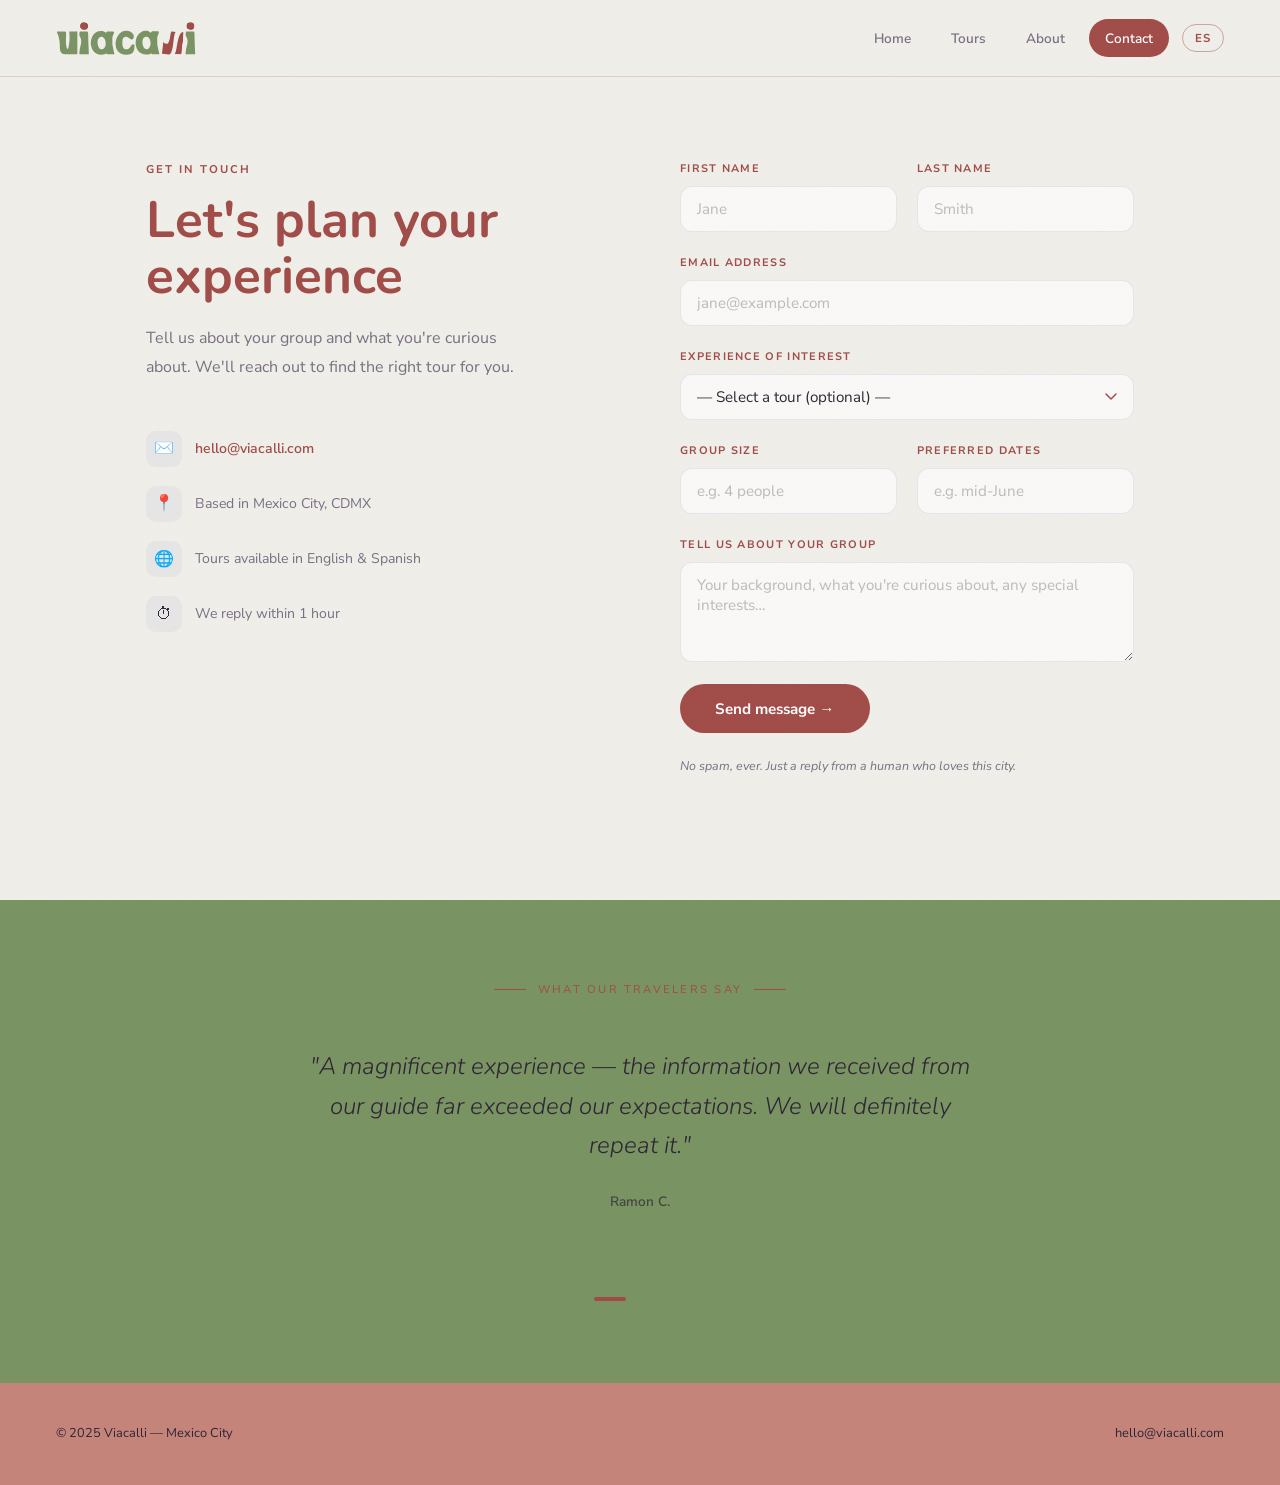
<file: contact.html>
<!DOCTYPE html>
<html lang="en">
<head>
<meta charset="UTF-8">
<meta name="viewport" content="width=device-width, initial-scale=1.0">
<title>Viacalli — Cultural Experiences</title>
<link rel="stylesheet" href="style.css">
<style>
.contact-page {
  padding-top: 7rem;
  min-height: 100vh;
  display: grid;
  grid-template-columns: 1fr 1fr;
  max-width: 1100px;
  margin: 0 auto;
  gap: 5rem;
  padding-left: 3.5rem;
  padding-right: 3.5rem;
  padding-bottom: 6rem;
  align-items: start;
}
.contact-left { padding-top: 3rem; position: sticky; top: 7rem; }
.contact-left h1 { font-family: var(--serif); font-size: clamp(2.2rem, 4vw, 3.5rem); font-weight: 700; color: var(--ink); line-height: 1.1; margin-bottom: 1.2rem; }
.contact-left h1 span { color: var(--lav-dark); }
.contact-left > p { font-size: 1rem; color: var(--muted); line-height: 1.85; max-width: 38ch; margin-bottom: 3rem; }
.contact-info { display: flex; flex-direction: column; gap: 1.2rem; }
.contact-info-item { display: flex; align-items: center; gap: 0.8rem; }
.contact-info-icon { width: 36px; height: 36px; background: rgba(175,164,206,0.12); border-radius: 10px; display: flex; align-items: center; justify-content: center; font-size: 1rem; flex-shrink: 0; }
.contact-info-text { font-size: 0.88rem; color: var(--muted); }
.contact-info-text a { color: var(--lav-dark); text-decoration: none; font-weight: 600; }
.contact-info-text a:hover { text-decoration: underline; }
.contact-right { padding-top: 3rem; }
.selected-tour-banner { background: rgba(175,164,206,0.1); border: 1px solid rgba(175,164,206,0.3); border-radius: 14px; padding: 1rem 1.3rem; margin-bottom: 2rem; display: flex; align-items: center; justify-content: space-between; gap: 1rem; }
.selected-tour-banner.hidden { display: none; }
.banner-text { font-size: 0.85rem; color: var(--ink); }
.banner-text strong { color: var(--lav-dark); }
.banner-clear { font-size: 0.75rem; color: var(--muted); background: none; border: none; cursor: pointer; text-decoration: underline; padding: 0; white-space: nowrap; }
.banner-clear:hover { color: var(--ink); }
.contact-form { display: flex; flex-direction: column; gap: 1.4rem; }
.form-row { display: grid; grid-template-columns: 1fr 1fr; gap: 1.2rem; }
.field { display: flex; flex-direction: column; gap: 0.45rem; }
.field label { font-size: 0.68rem; font-weight: 700; letter-spacing: 0.12em; text-transform: uppercase; color: var(--lav-dark); }
.field input, .field textarea, .field select { background: var(--white); border: 1.5px solid rgba(175,164,206,0.25); border-radius: 12px; padding: 0.75rem 1rem; font-family: var(--sans); font-size: 0.95rem; color: var(--ink); outline: none; transition: border-color 0.2s, box-shadow 0.2s; appearance: none; -webkit-appearance: none; width: 100%; }
.field input::placeholder, .field textarea::placeholder { color: #bbb; }
.field input:focus, .field textarea:focus, .field select:focus { border-color: var(--lav-dark); box-shadow: 0 0 0 3px rgba(175,164,206,0.15); }
.field select { background-image: url("data:image/svg+xml,%3Csvg xmlns='http://www.w3.org/2000/svg' width='12' height='8' viewBox='0 0 12 8'%3E%3Cpath d='M1 1l5 5 5-5' stroke='%23A14B47' stroke-width='1.5' fill='none' stroke-linecap='round'/%3E%3C/svg%3E"); background-repeat: no-repeat; background-position: right 1rem center; padding-right: 2.5rem; }
.field select option { color: var(--ink); }
.field textarea { resize: vertical; min-height: 100px; }
.form-submit-btn { background: var(--lav-dark); color: #fff; border: none; border-radius: 999px; padding: 0.9rem 2.2rem; font-family: var(--sans); font-size: 0.95rem; font-weight: 700; cursor: pointer; transition: transform 0.15s, box-shadow 0.2s; align-self: flex-start; display: flex; align-items: center; gap: 0.5rem; }
.form-submit-btn:hover { box-shadow: 0 6px 24px rgba(175,164,206,0.4); transform: translateY(-1px); }
.form-submit-btn:disabled { opacity: 0.6; cursor: default; transform: none; box-shadow: none; }
.form-note { font-size: 0.78rem; color: var(--muted); font-style: italic; }
.success-message { display: none; background: rgba(175,164,206,0.1); border: 1px solid rgba(175,164,206,0.3); border-radius: 18px; padding: 2.5rem; text-align: center; }
.success-message.visible { display: block; }
.success-message .success-icon { font-size: 2.5rem; margin-bottom: 1rem; }
.success-message h3 { font-family: var(--serif); font-size: 1.5rem; font-weight: 700; color: var(--ink); margin-bottom: 0.7rem; }
.success-message p { font-size: 0.95rem; color: var(--muted); line-height: 1.7; }

/* ── TESTIMONIOS — colores Viacalli ── */
.testimonials-section {
  background: var(--green);
  padding: 5rem 2rem;
}
.testimonials-section .t-label {
  display: flex;
  align-items: center;
  justify-content: center;
  gap: 0.75rem;
  margin-bottom: 3rem;
}
.testimonials-section .t-label-line {
  width: 2rem;
  height: 1px;
  background: var(--lav-dark);
}
.testimonials-section .t-label-text {
  font-size: 0.7rem;
  letter-spacing: 0.2em;
  text-transform: uppercase;
  color: var(--lav-dark);
  font-family: var(--sans);
}
.testimonial-carousel-wrap {
  position: relative;
  min-height: 200px;
  max-width: 720px;
  margin: 0 auto 3rem;
}
.testimonial-item {
  position: absolute;
  inset: 0;
  text-align: center;
  opacity: 0;
  transform: translateY(1rem);
  transition: opacity 0.7s ease, transform 0.7s ease;
  pointer-events: none;
  padding: 0 1.5rem;
}
.testimonial-item.active {
  opacity: 1;
  transform: translateY(0);
  pointer-events: auto;
}
.testimonial-item blockquote {
  font-family: var(--serif);
  font-size: clamp(1.1rem, 3vw, 1.5rem);
  font-style: italic;
  font-weight: 300;
  color: var(--ink);
  line-height: 1.65;
  margin-bottom: 1.5rem;
}
.testimonial-author {
  font-size: 0.85rem;
  font-weight: 600;
  color: var(--ink);
  font-family: var(--sans);
  display: block;
  opacity: 0.7;
}
.testimonial-dots-wrap {
  display: flex;
  align-items: center;
  justify-content: center;
  gap: 0.75rem;
}
.t-dot {
  width: 0.5rem;
  height: 0.5rem;
  border-radius: 50%;
  background: rgba(122,147,99,0.4);
  border: none;
  cursor: pointer;
  transition: all 0.3s ease;
  padding: 0;
}
.t-dot.active {
  width: 2rem;
  height: 0.25rem;
  border-radius: 2px;
  background: var(--lav-dark);
}

@media (max-width: 768px) {
  .contact-page { grid-template-columns: 1fr; padding: 5rem 1.5rem 4rem; gap: 2.5rem; }
  .contact-left { position: static; }
  .form-row { grid-template-columns: 1fr; }
  .testimonials-section { padding: 3.5rem 1.5rem; }
}
</style>
</head>
<body>

<nav>
  <a href="index.html" class="nav-logo"><img src="logo.svg" alt="Viacalli" style="height:38px; width:auto; display:block;"></a>
  <div class="nav-desktop-links" id="desktopNav">
    <a href="index.html" data-i18n="nav.home">Home</a>
    <a href="tours.html" data-i18n="nav.tours">Tours</a>
    <a href="about.html" data-i18n="nav.about">About</a>
    <a href="contact.html" class="active" data-i18n="nav.contact">Contact</a>
    <button id="langToggleDesktop" class="lang-toggle" aria-label="Cambiar a español">ES</button>
  </div>
  <button class="nav-hamburger" id="navHamburger" aria-label="Menu">
    <span></span><span></span><span></span>
  </button>
</nav>

<dialog id="mobileMenuDialog">
  <button class="dialog-close" id="dialogClose" aria-label="Close menu">✕</button>
  <nav class="dialog-nav">
    <a href="index.html" data-i18n="nav.home">Home</a>
    <a href="tours.html" data-i18n="nav.tours">Tours</a>
    <a href="about.html" data-i18n="nav.about">About</a>
    <a href="contact.html" class="active" data-i18n="nav.contact">Contact</a>
    <button id="langToggle" class="lang-toggle" aria-label="Cambiar a español">ES</button>
  </nav>
</dialog>

<div class="contact-page">
  <div class="contact-left">
    <span class="eyebrow" data-i18n="contact.eyebrow">Get in touch</span>
    <h1><span data-i18n="contact.h1a">Let's plan your</span> <span data-i18n="contact.h1b">experience</span></h1>
    <p data-i18n="contact.sub">Tell us about your group and what you're curious about. We'll reach out to find the right tour for you.</p>
    <div class="contact-info">
      <div class="contact-info-item">
        <div class="contact-info-icon">✉️</div>
        <div class="contact-info-text"><a href="mailto:hello@viacalli.com">hello@viacalli.com</a></div>
      </div>
      <div class="contact-info-item">
        <div class="contact-info-icon">📍</div>
        <div class="contact-info-text" data-i18n="contact.info.based">Based in Mexico City, CDMX</div>
      </div>
      <div class="contact-info-item">
        <div class="contact-info-icon">🌐</div>
        <div class="contact-info-text" data-i18n="contact.info.lang">Tours available in English & Spanish</div>
      </div>
      <div class="contact-info-item">
        <div class="contact-info-icon">⏱</div>
        <div class="contact-info-text" data-i18n="contact.info.reply">We reply within 1 hour</div>
      </div>
    </div>
  </div>

  <div class="contact-right">
    <div class="selected-tour-banner hidden" id="tourBanner">
      <div class="banner-text">Inquiring about: <strong id="bannerTourName"></strong></div>
      <button class="banner-clear" onclick="clearTourSelection()" data-i18n="contact.banner.clear">Clear selection</button>
    </div>
    <div class="success-message" id="successMsg">
      <div class="success-icon">✦</div>
      <h3 data-i18n="contact.success.h3">Message received!</h3>
      <p data-i18n="contact.success.p">Thank you for reaching out. We'll be in touch within 48 hours to discuss your tour.</p>
    </div>
    <form class="contact-form" id="contactForm" action="https://formspree.io/f/hello@viacalli.com" method="POST">
      <div class="form-row">
        <div class="field">
          <label for="firstName" data-i18n="contact.form.fname">First name</label>
          <input type="text" id="firstName" name="firstName" placeholder="Jane" required>
        </div>
        <div class="field">
          <label for="lastName" data-i18n="contact.form.lname">Last name</label>
          <input type="text" id="lastName" name="lastName" placeholder="Smith">
        </div>
      </div>
      <div class="field">
        <label for="email" data-i18n="contact.form.email">Email address</label>
        <input type="email" id="email" name="email" placeholder="jane@example.com" required>
      </div>
      <div class="field">
        <label for="tour" data-i18n="contact.form.tour">Experience of interest</label>
        <select id="tour" name="tour">
          <option value="" data-i18n="contact.form.select">— Select a tour (optional) —</option>
          <option value="Frida Kahlo Museum">Frida Kahlo Museum</option>
          <option value="Palacio de Bellas Artes">Palacio de Bellas Artes</option>
          <option value="National Art Museum">National Art Museum</option>
          <option value="Anthropology Museum">Anthropology Museum</option>
          <option value="Casa Ortega by Luis Barragán">Casa Ortega by Luis Barragán</option>
          <option value="Culinary Tour">Culinary Tour</option>
          <option value="Photoshooting">Photoshooting</option>
          <option value="Custom itinerary">Custom itinerary</option>
        </select>
      </div>
      <div class="form-row">
        <div class="field">
          <label for="groupSize" data-i18n="contact.form.size">Group size</label>
          <input type="text" id="groupSize" name="groupSize" placeholder="e.g. 4 people">
        </div>
        <div class="field">
          <label for="dates" data-i18n="contact.form.dates">Preferred dates</label>
          <input type="text" id="dates" name="dates" placeholder="e.g. mid-June">
        </div>
      </div>
      <div class="field">
        <label for="message" data-i18n="contact.form.msg">Tell us about your group</label>
        <textarea id="message" name="message" placeholder="Your background, what you're curious about, any special interests…"></textarea>
      </div>
      <button type="submit" class="form-submit-btn" id="submitBtn" data-i18n="contact.form.submit">Send message →</button>
      <p class="form-note" data-i18n="contact.form.note">No spam, ever. Just a reply from a human who loves this city.</p>
    </form>
  </div>
</div>

<section class="testimonials-section">
  <div class="t-label">
    <div class="t-label-line"></div>
    <span class="t-label-text">What our travelers say</span>
    <div class="t-label-line"></div>
  </div>
  <div class="testimonial-carousel-wrap">
    <div class="testimonial-item active">
      <blockquote>"A magnificent experience — the information we received from our guide far exceeded our expectations. We will definitely repeat it."</blockquote>
      <span class="testimonial-author">Ramon C.</span>
    </div>
    <div class="testimonial-item">
      <blockquote>"The guide shared all his knowledge about Frida Kahlo's history and context. His respect and admiration for her life and work allowed us to appreciate the experience even more."</blockquote>
      <span class="testimonial-author">Sandra A.</span>
    </div>
    <div class="testimonial-item">
      <blockquote>"My guide shared many historical facts, showed me special corners of the museums, and included a lovely stop at a local café. I highly recommend it."</blockquote>
      <span class="testimonial-author">Vera N.</span>
    </div>
    <div class="testimonial-item">
      <blockquote>"Yann was such a lovely guide — passionate about art history, perfect English, and incredible explanations of the murals. We'll definitely book another tour on our next visit."</blockquote>
      <span class="testimonial-author">Nancy S.</span>
    </div>
  </div>
  <div class="testimonial-dots-wrap">
    <button class="t-dot active" data-t="0"></button>
    <button class="t-dot" data-t="1"></button>
    <button class="t-dot" data-t="2"></button>
    <button class="t-dot" data-t="3"></button>
  </div>
</section>

<footer>
  <p data-i18n="footer.copy">© 2025 Viacalli — Mexico City</p>
  <p><a href="mailto:hello@viacalli.com">hello@viacalli.com</a></p>
</footer>

<script>
const tourMap = {
  'frida': 'Frida Kahlo Museum',
  'bellasartes': 'Palacio de Bellas Artes',
  'munal': 'National Art Museum',
  'antropologia': 'Anthropology Museum',
  'barragan': 'Casa Ortega by Luis Barragán',
  'gastronomico': 'Culinary Tour',
  'photoshoot': 'Photoshooting',
};

function applyTourParam() {
  const params = new URLSearchParams(window.location.search);
  const tour = params.get('tour');
  if (!tour || !tourMap[tour]) return;
  const select = document.getElementById('tour');
  const banner = document.getElementById('tourBanner');
  const bannerName = document.getElementById('bannerTourName');
  const fullName = tourMap[tour];
  for (let i = 0; i < select.options.length; i++) {
    if (select.options[i].value === fullName) { select.selectedIndex = i; break; }
  }
  bannerName.textContent = fullName;
  banner.classList.remove('hidden');
}

function clearTourSelection() {
  document.getElementById('tour').selectedIndex = 0;
  document.getElementById('tourBanner').classList.add('hidden');
  const url = new URL(window.location);
  url.searchParams.delete('tour');
  window.history.replaceState({}, '', url);
}

document.getElementById('contactForm').addEventListener('submit', async function(e) {
  e.preventDefault();
  const btn = document.getElementById('submitBtn');
  btn.disabled = true;
  btn.textContent = 'Sending…';
  try {
    const response = await fetch(this.action, {
      method: 'POST', body: new FormData(this), headers: { 'Accept': 'application/json' }
    });
    if (response.ok) {
      this.style.display = 'none';
      document.getElementById('tourBanner').style.display = 'none';
      document.getElementById('successMsg').classList.add('visible');
    } else {
      btn.disabled = false;
      btn.textContent = 'Try again →';
    }
  } catch (err) {
    btn.disabled = false;
    btn.textContent = 'Try again →';
  }
});

applyTourParam();

(function () {
  var items = document.querySelectorAll('.testimonial-item');
  var dots = document.querySelectorAll('.t-dot');
  var current = 0;
  var timer;
  function goTo(index) {
    items[current].classList.remove('active');
    dots[current].classList.remove('active');
    current = index;
    items[current].classList.add('active');
    dots[current].classList.add('active');
  }
  dots.forEach(function (dot) {
    dot.addEventListener('click', function () {
      clearInterval(timer);
      goTo(parseInt(dot.dataset.t));
      startTimer();
    });
  });
  function startTimer() {
    timer = setInterval(function () { goTo((current + 1) % items.length); }, 5000);
  }
  startTimer();
})();
</script>

<script src="lang.js"></script>
<script>
(function() {
  var hamburger = document.getElementById('navHamburger');
  var dialog    = document.getElementById('mobileMenuDialog');
  var closeBtn  = document.getElementById('dialogClose');
  if (!hamburger || !dialog) return;
  hamburger.addEventListener('click', function() { dialog.showModal(); document.body.style.overflow = 'hidden'; });
  function closeDialog() { dialog.close(); document.body.style.overflow = ''; }
  if (closeBtn) closeBtn.addEventListener('click', closeDialog);
  dialog.querySelectorAll('a').forEach(function(a) { a.addEventListener('click', closeDialog); });
  dialog.addEventListener('click', function(e) { if (e.target === dialog) closeDialog(); });
  document.addEventListener('keydown', function(e) { if (e.key === 'Escape') { document.body.style.overflow = ''; } });
})();
</script>
</body>
</html>
</file>
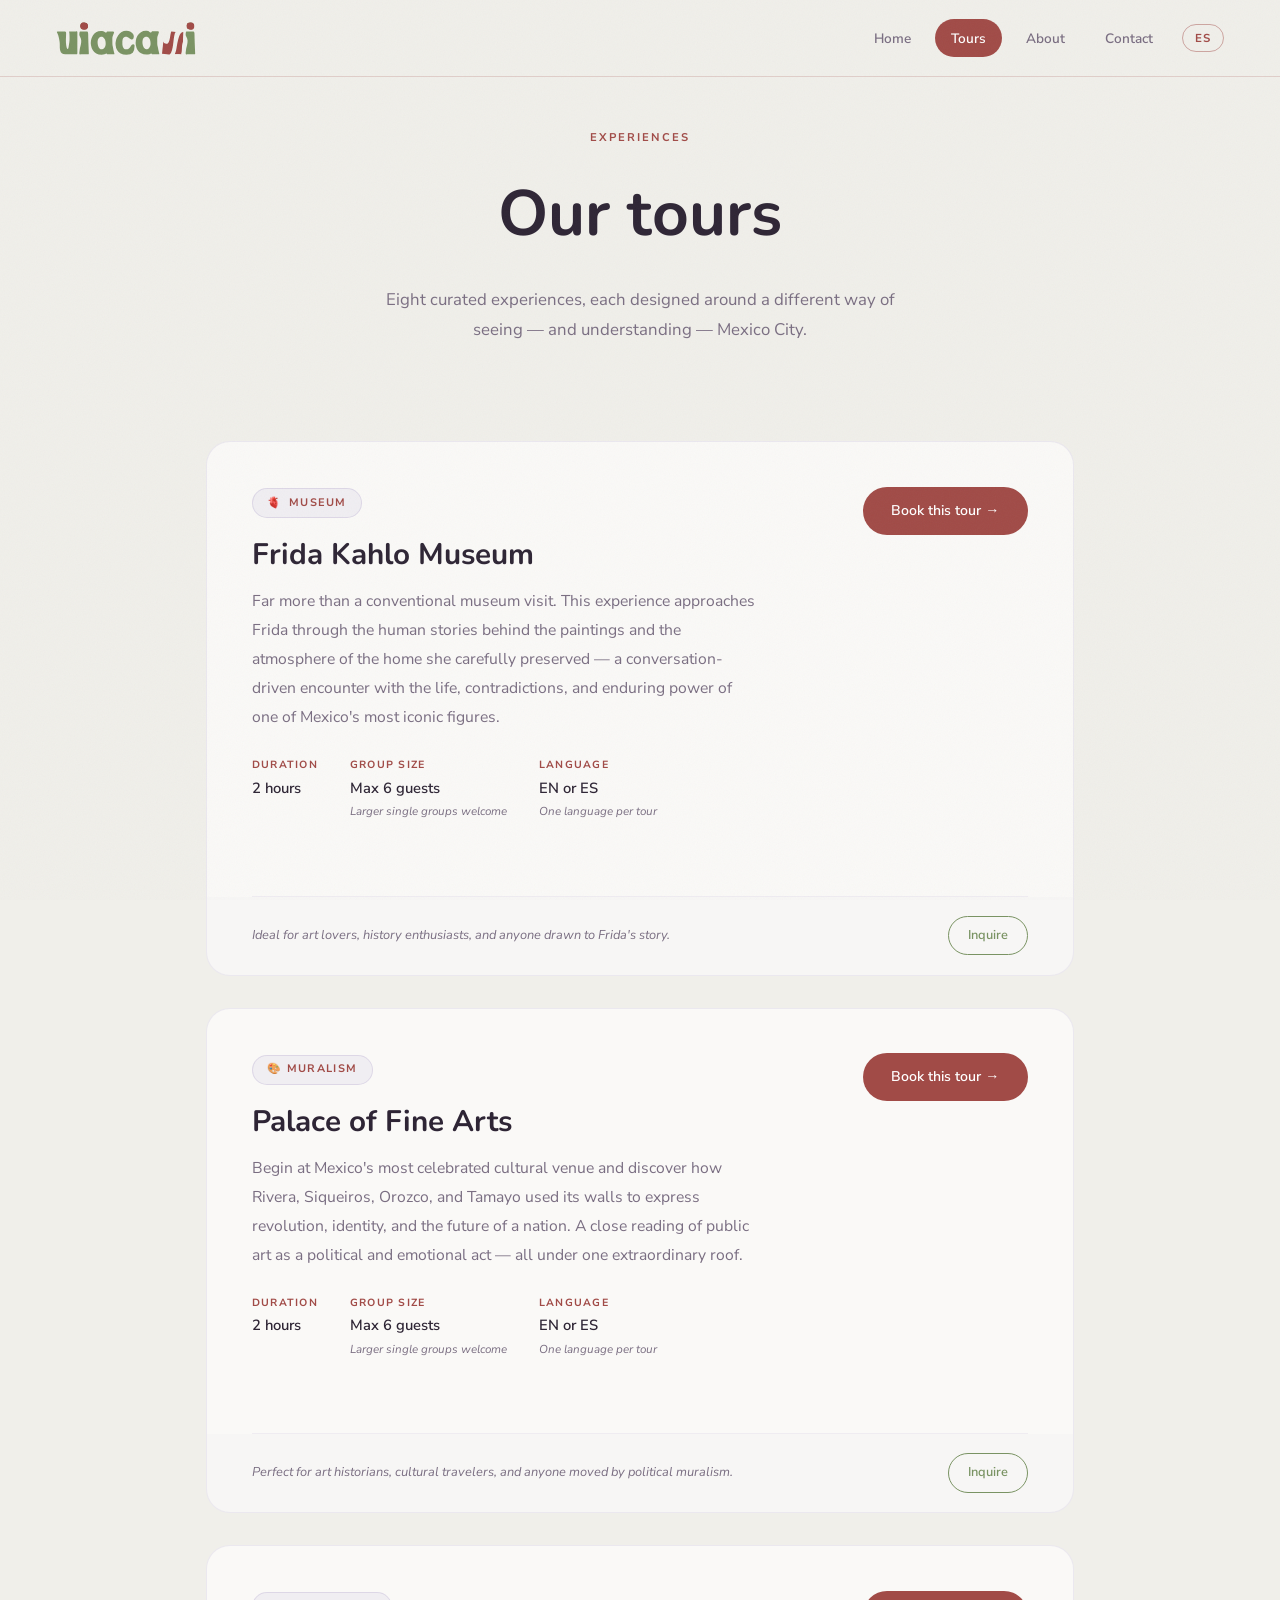
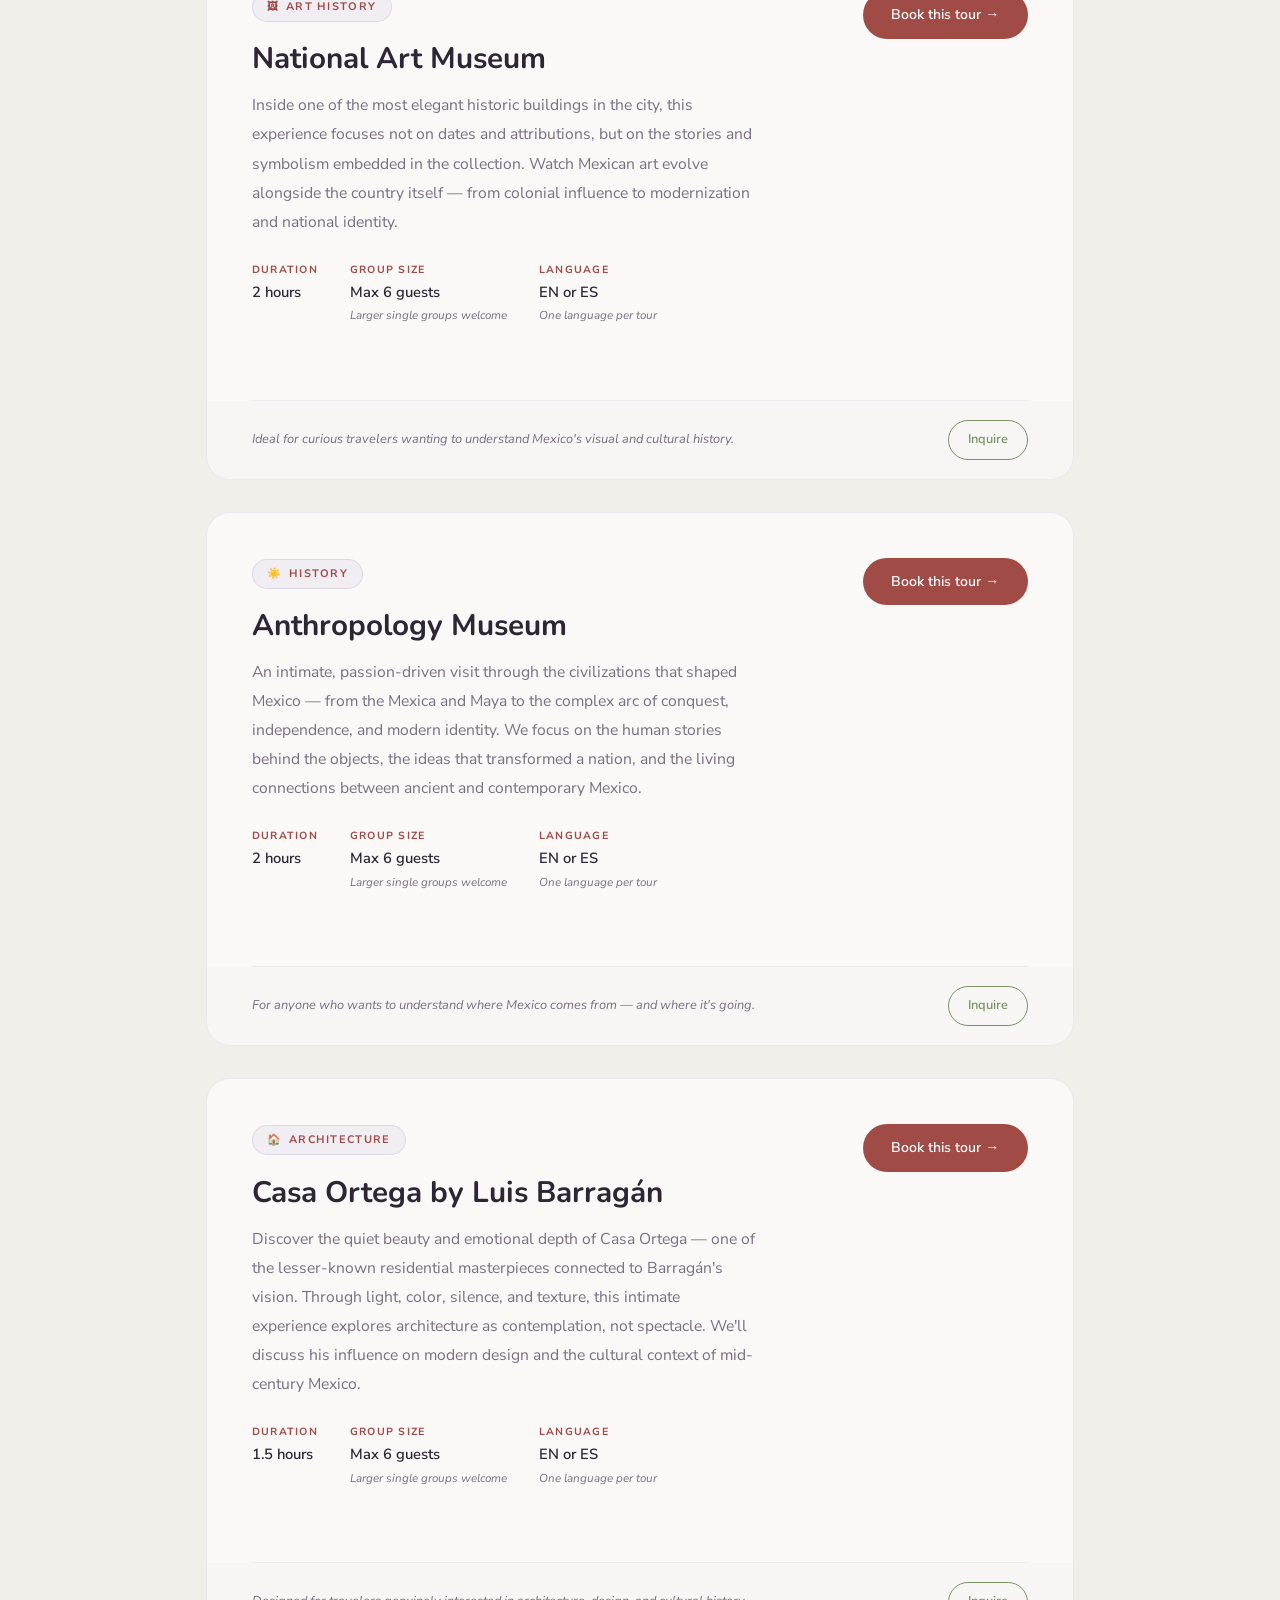
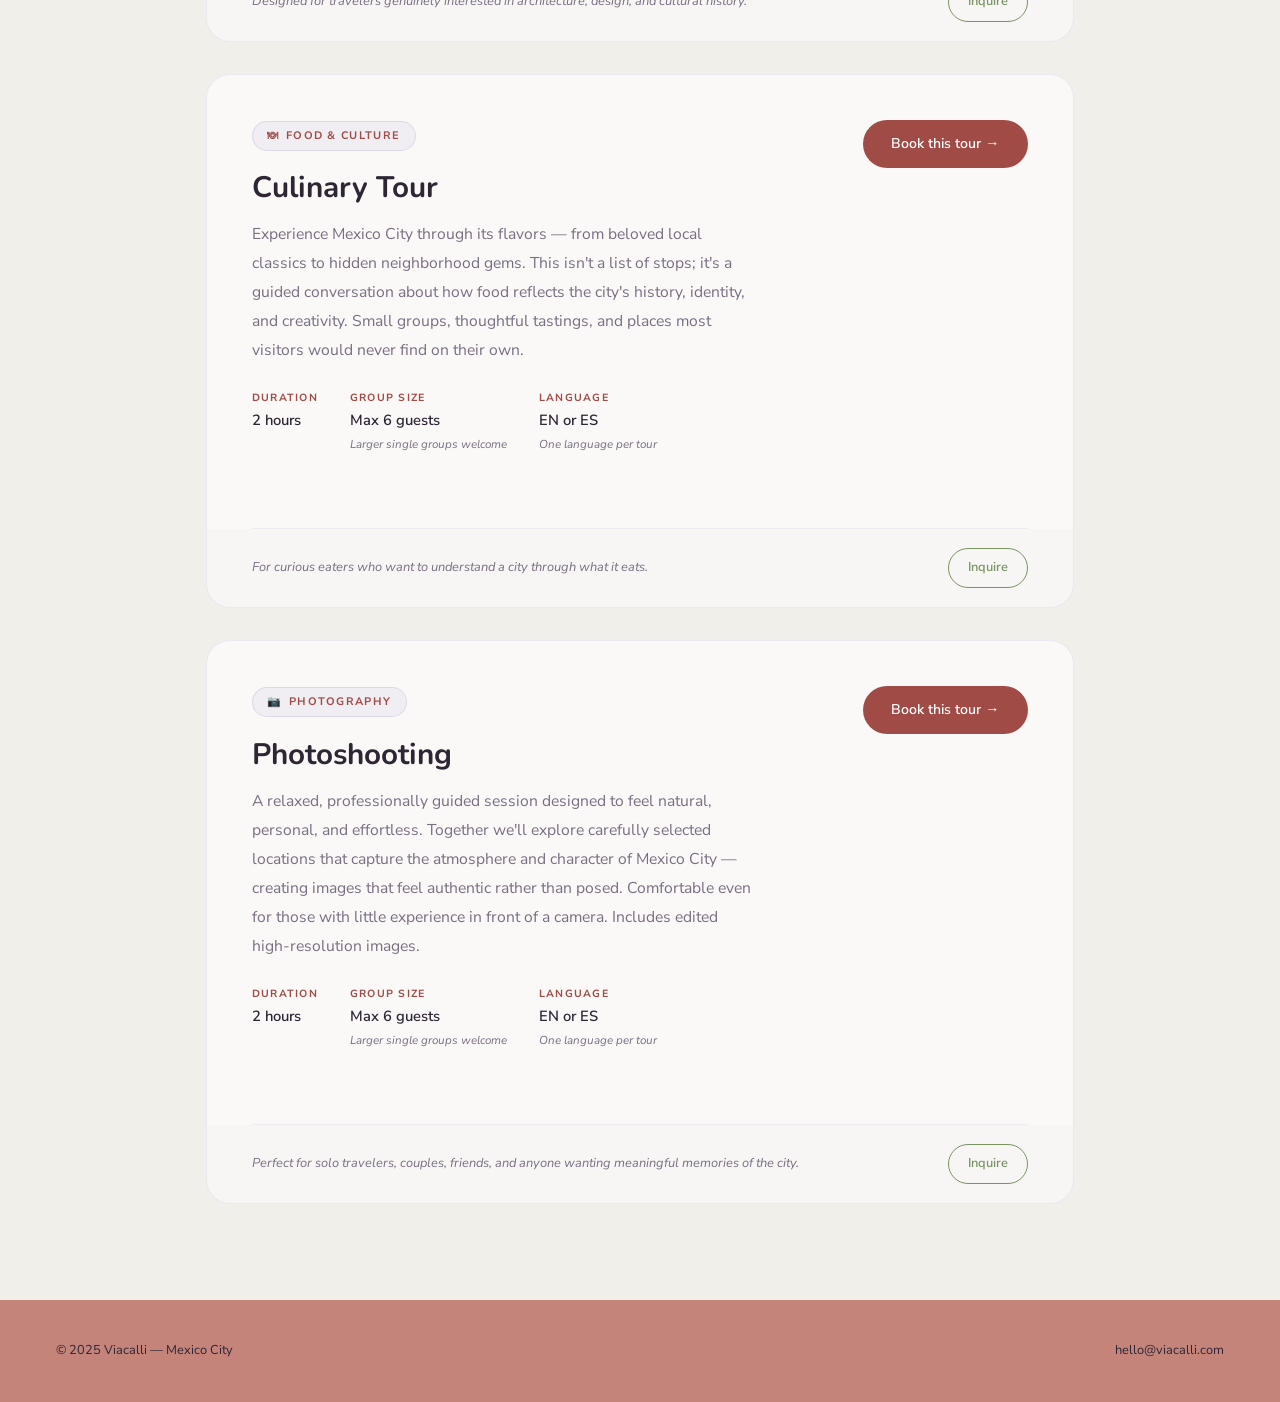
<file: tours.html>
<!DOCTYPE html>
<html lang="en">
<head>
<meta charset="UTF-8">
<meta name="viewport" content="width=device-width, initial-scale=1.0">
<title>Viacalli — Cultural Experiences</title>
<link rel="stylesheet" href="style.css">
<style>
.page-header {
  padding-top: 8rem;
  padding-bottom: 4rem;
  text-align: center;
  padding-left: 2rem;
  padding-right: 2rem;
}

.page-header h1 {
  font-family: var(--serif);
  font-size: clamp(2.5rem, 5vw, 4rem);
  font-weight: 700;
  color: var(--ink);
  margin-bottom: 1rem;
}

.page-header p {
  font-size: 1.05rem;
  color: var(--muted);
  max-width: 52ch;
  margin: 0 auto;
  line-height: 1.8;
}

/* ── TOUR CARDS ── */
.tours-list {
  padding: 2rem 3.5rem 6rem;
  display: flex;
  flex-direction: column;
  gap: 2rem;
  max-width: 980px;
  margin: 0 auto;
}

.tour-card {
  background: var(--white);
  border-radius: 24px;
  border: 1px solid rgba(175,164,206,0.2);
  overflow: hidden;
  transition: box-shadow 0.2s;
}

.tour-card:hover {
  box-shadow: 0 8px 40px rgba(175,164,206,0.18);
}

.tour-card-inner {
  padding: 2.8rem;
  display: grid;
  grid-template-columns: 1fr auto;
  gap: 2rem;
  align-items: start;
}

.tour-badge {
  display: inline-flex;
  align-items: center;
  gap: 0.4rem;
  background: rgba(175,164,206,0.12);
  border: 1px solid rgba(175,164,206,0.3);
  border-radius: 999px;
  padding: 0.3rem 0.9rem;
  font-size: 0.68rem;
  font-weight: 700;
  letter-spacing: 0.12em;
  text-transform: uppercase;
  color: var(--lav-dark);
  margin-bottom: 1.2rem;
}

.tour-card h2 {
  font-family: var(--serif);
  font-size: 1.85rem;
  font-weight: 700;
  color: var(--ink);
  margin-bottom: 1rem;
  line-height: 1.15;
}

.tour-card > .tour-card-inner > .tour-card-left > p {
  font-size: 0.98rem;
  color: var(--muted);
  line-height: 1.85;
  margin-bottom: 1.5rem;
  max-width: 56ch;
}

.tour-details {
  display: flex;
  gap: 2rem;
  flex-wrap: wrap;
  margin-bottom: 1.8rem;
}

.detail-item {
  display: flex;
  flex-direction: column;
  gap: 0.1rem;
}

.detail-label {
  font-size: 0.65rem;
  font-weight: 700;
  letter-spacing: 0.12em;
  text-transform: uppercase;
  color: var(--lav-dark);
}

.detail-val {
  font-size: 0.92rem;
  font-weight: 600;
  color: var(--ink);
}

.detail-note {
  font-size: 0.72rem;
  color: var(--muted);
  font-style: italic;
}

.tour-card-right {
  display: flex;
  flex-direction: column;
  align-items: flex-end;
  gap: 1rem;
  min-width: 160px;
}

.tour-divider {
  height: 1px;
  background: rgba(175,164,206,0.15);
  margin: 0 2.8rem;
}

.tour-card-footer {
  padding: 1.2rem 2.8rem;
  display: flex;
  justify-content: space-between;
  align-items: center;
  background: rgba(175,164,206,0.04);
}

.tour-card-footer p {
  font-size: 0.8rem;
  color: var(--muted);
  font-style: italic;
}

@media (max-width: 768px) {
  .tours-list { padding: 2rem 1.5rem 4rem; }
  .tour-card-inner { grid-template-columns: 1fr; }
  .tour-card-right { flex-direction: row; align-items: center; justify-content: space-between; }
  .tour-card-footer { flex-direction: column; gap: 0.8rem; align-items: flex-start; }
}
</style>
</head>
<body>

<nav>
  <a href="index.html" class="nav-logo"><img src="logo.svg" alt="Viacalli" style="height:38px; width:auto; display:block;"></a>
  <div class="nav-desktop-links" id="desktopNav">
    <a href="index.html" data-i18n="nav.home">Home</a>
    <a href="tours.html" class="active" data-i18n="nav.tours">Tours</a>
    <a href="about.html" data-i18n="nav.about">About</a>
    <a href="contact.html" data-i18n="nav.contact">Contact</a>
    <button id="langToggleDesktop" class="lang-toggle" aria-label="Cambiar a español">ES</button>
  </div>
  <button class="nav-hamburger" id="navHamburger" aria-label="Menu">
    <span></span><span></span><span></span>
  </button>
</nav>
<dialog id="mobileMenuDialog">
  <button class="dialog-close" id="dialogClose" aria-label="Close menu">✕</button>
  <nav class="dialog-nav">
    <a href="index.html" data-i18n="nav.home">Home</a>
    <a href="tours.html" class="active" data-i18n="nav.tours">Tours</a>
    <a href="about.html" data-i18n="nav.about">About</a>
    <a href="contact.html" data-i18n="nav.contact">Contact</a>
    <button id="langToggle" class="lang-toggle" aria-label="Cambiar a español">ES</button>
  </nav>
</dialog>

<div class="page-header">
  <span class="eyebrow" data-i18n="tours.eyebrow">Experiences</span>
  <h1 data-i18n="tours.h1">Our tours</h1>
  <p data-i18n="tours.sub">Eight curated experiences, each designed around a different way of seeing — and understanding — Mexico City.</p>
</div>

<div class="tours-list">

  <!-- TOUR 1: Frida Kahlo -->
  <div class="tour-card" id="frida">
    <div class="tour-card-inner">
      <div class="tour-card-left">
        <div class="tour-badge">🫀 <span data-i18n="tour.frida.badge">Museum</span></div>
        <h2>Frida Kahlo Museum</h2>
        <p>Far more than a conventional museum visit. This experience approaches Frida through the human stories behind the paintings and the atmosphere of the home she carefully preserved — a conversation-driven encounter with the life, contradictions, and enduring power of one of Mexico's most iconic figures.</p>
        <div class="tour-details">
          <div class="detail-item">
            <span class="detail-label" data-i18n="label.duration">Duration</span>
            <span class="detail-val">2 hours</span>
          </div>
          <div class="detail-item">
            <span class="detail-label" data-i18n="label.groupsize">Group size</span>
            <span class="detail-val" data-i18n="label.maxguests">Max 6 guests</span>
            <span class="detail-note" data-i18n="label.largegroup">Larger single groups welcome</span>
          </div>
          <div class="detail-item">
            <span class="detail-label" data-i18n="label.language">Language</span>
            <span class="detail-val" data-i18n="label.lang.val">EN or ES</span>
            <span class="detail-note" data-i18n="label.lang.note">One language per tour</span>
          </div>
        </div>
      </div>
      <div class="tour-card-right">
        <a href="contact.html?tour=frida" class="btn btn-primary" data-i18n="label.book">Book this tour →</a>
      </div>
    </div>
    <div class="tour-divider"></div>
    <div class="tour-card-footer">
      <p>Ideal for art lovers, history enthusiasts, and anyone drawn to Frida's story.</p>
      <a href="contact.html?tour=frida" class="btn btn-outline" style="font-size:0.8rem; padding:0.5rem 1.2rem;" data-i18n="label.inquire">Inquire</a>
    </div>
  </div>

  <!-- TOUR 2: Bellas Artes -->
  <div class="tour-card" id="bellasartes">
    <div class="tour-card-inner">
      <div class="tour-card-left">
        <div class="tour-badge">🎨 Muralism</div>
        <h2>Palace of Fine Arts</h2>
        <p>Begin at Mexico's most celebrated cultural venue and discover how Rivera, Siqueiros, Orozco, and Tamayo used its walls to express revolution, identity, and the future of a nation. A close reading of public art as a political and emotional act — all under one extraordinary roof.</p>
        <div class="tour-details">
          <div class="detail-item">
            <span class="detail-label" data-i18n="label.duration">Duration</span>
            <span class="detail-val">2 hours</span>
          </div>
          <div class="detail-item">
            <span class="detail-label" data-i18n="label.groupsize">Group size</span>
            <span class="detail-val" data-i18n="label.maxguests">Max 6 guests</span>
            <span class="detail-note" data-i18n="label.largegroup">Larger single groups welcome</span>
          </div>
          <div class="detail-item">
            <span class="detail-label" data-i18n="label.language">Language</span>
            <span class="detail-val" data-i18n="label.lang.val">EN or ES</span>
            <span class="detail-note" data-i18n="label.lang.note">One language per tour</span>
          </div>
        </div>
      </div>
      <div class="tour-card-right">
        <a href="contact.html?tour=bellasartes" class="btn btn-primary" data-i18n="label.book">Book this tour →</a>
      </div>
    </div>
    <div class="tour-divider"></div>
    <div class="tour-card-footer">
      <p data-i18n="tour.bellas.footer">Perfect for art historians, cultural travelers, and anyone moved by political muralism.</p>
      <a href="contact.html?tour=bellasartes" class="btn btn-outline" style="font-size:0.8rem; padding:0.5rem 1.2rem;" data-i18n="label.inquire">Inquire</a>
    </div>
  </div>

  <!-- TOUR 3: MUNAL -->
  <div class="tour-card" id="munal">
    <div class="tour-card-inner">
      <div class="tour-card-left">
        <div class="tour-badge">🖼 <span data-i18n="tour.munal.badge">Art History</span></div>
        <h2>National Art Museum</h2>
        <p>Inside one of the most elegant historic buildings in the city, this experience focuses not on dates and attributions, but on the stories and symbolism embedded in the collection. Watch Mexican art evolve alongside the country itself — from colonial influence to modernization and national identity.</p>
        <div class="tour-details">
          <div class="detail-item">
            <span class="detail-label" data-i18n="label.duration">Duration</span>
            <span class="detail-val">2 hours</span>
          </div>
          <div class="detail-item">
            <span class="detail-label" data-i18n="label.groupsize">Group size</span>
            <span class="detail-val" data-i18n="label.maxguests">Max 6 guests</span>
            <span class="detail-note" data-i18n="label.largegroup">Larger single groups welcome</span>
          </div>
          <div class="detail-item">
            <span class="detail-label" data-i18n="label.language">Language</span>
            <span class="detail-val" data-i18n="label.lang.val">EN or ES</span>
            <span class="detail-note" data-i18n="label.lang.note">One language per tour</span>
          </div>
        </div>
      </div>
      <div class="tour-card-right">
        <a href="contact.html?tour=munal" class="btn btn-primary" data-i18n="label.book">Book this tour →</a>
      </div>
    </div>
    <div class="tour-divider"></div>
    <div class="tour-card-footer">
      <p data-i18n="tour.munal.footer">Ideal for curious travelers wanting to understand Mexico's visual and cultural history.</p>
      <a href="contact.html?tour=munal" class="btn btn-outline" style="font-size:0.8rem; padding:0.5rem 1.2rem;" data-i18n="label.inquire">Inquire</a>
    </div>
  </div>

  <!-- TOUR 4: Antropología -->
  <div class="tour-card" id="antropologia">
    <div class="tour-card-inner">
      <div class="tour-card-left">
        <div class="tour-badge">☀️ <span data-i18n="tour.antro.badge">History</span></div>
        <h2>Anthropology Museum</h2>
        <p>An intimate, passion-driven visit through the civilizations that shaped Mexico — from the Mexica and Maya to the complex arc of conquest, independence, and modern identity. We focus on the human stories behind the objects, the ideas that transformed a nation, and the living connections between ancient and contemporary Mexico.</p>
        <div class="tour-details">
          <div class="detail-item">
            <span class="detail-label" data-i18n="label.duration">Duration</span>
            <span class="detail-val">2 hours</span>
          </div>
          <div class="detail-item">
            <span class="detail-label" data-i18n="label.groupsize">Group size</span>
            <span class="detail-val" data-i18n="label.maxguests">Max 6 guests</span>
            <span class="detail-note" data-i18n="label.largegroup">Larger single groups welcome</span>
          </div>
          <div class="detail-item">
            <span class="detail-label" data-i18n="label.language">Language</span>
            <span class="detail-val" data-i18n="label.lang.val">EN or ES</span>
            <span class="detail-note" data-i18n="label.lang.note">One language per tour</span>
          </div>
        </div>
      </div>
      <div class="tour-card-right">
        <a href="contact.html?tour=antropologia" class="btn btn-primary" data-i18n="label.book">Book this tour →</a>
      </div>
    </div>
    <div class="tour-divider"></div>
    <div class="tour-card-footer">
      <p data-i18n="tour.antro.footer">For anyone who wants to understand where Mexico comes from — and where it's going.</p>
      <a href="contact.html?tour=antropologia" class="btn btn-outline" style="font-size:0.8rem; padding:0.5rem 1.2rem;" data-i18n="label.inquire">Inquire</a>
    </div>
  </div>

  <!-- TOUR 5: Casa Barragán -->
  <div class="tour-card" id="barragan">
    <div class="tour-card-inner">
      <div class="tour-card-left">
        <div class="tour-badge">🏠 <span data-i18n="tour.barragan.badge">Architecture</span></div>
        <h2>Casa Ortega by Luis Barragán</h2>
        <p>Discover the quiet beauty and emotional depth of Casa Ortega — one of the lesser-known residential masterpieces connected to Barragán's vision. Through light, color, silence, and texture, this intimate experience explores architecture as contemplation, not spectacle. We'll discuss his influence on modern design and the cultural context of mid-century Mexico.</p>
        <div class="tour-details">
          <div class="detail-item">
            <span class="detail-label" data-i18n="label.duration">Duration</span>
            <span class="detail-val">1.5 hours</span>
          </div>
          <div class="detail-item">
            <span class="detail-label" data-i18n="label.groupsize">Group size</span>
            <span class="detail-val" data-i18n="label.maxguests">Max 6 guests</span>
            <span class="detail-note" data-i18n="label.largegroup">Larger single groups welcome</span>
          </div>
          <div class="detail-item">
            <span class="detail-label" data-i18n="label.language">Language</span>
            <span class="detail-val" data-i18n="label.lang.val">EN or ES</span>
            <span class="detail-note" data-i18n="label.lang.note">One language per tour</span>
          </div>
        </div>
      </div>
      <div class="tour-card-right">
        <a href="contact.html?tour=barragan" class="btn btn-primary" data-i18n="label.book">Book this tour →</a>
      </div>
    </div>
    <div class="tour-divider"></div>
    <div class="tour-card-footer">
      <p data-i18n="tour.barragan.footer">Designed for travelers genuinely interested in architecture, design, and cultural history.</p>
      <a href="contact.html?tour=barragan" class="btn btn-outline" style="font-size:0.8rem; padding:0.5rem 1.2rem;" data-i18n="label.inquire">Inquire</a>
    </div>
  </div>

  <!-- TOUR 6: Gastronómico -->
  <div class="tour-card" id="gastronomico">
    <div class="tour-card-inner">
      <div class="tour-card-left">
        <div class="tour-badge">🍽 <span data-i18n="tour.food.badge">Food & Culture</span></div>
        <h2>Culinary Tour</h2>
        <p>Experience Mexico City through its flavors — from beloved local classics to hidden neighborhood gems. This isn't a list of stops; it's a guided conversation about how food reflects the city's history, identity, and creativity. Small groups, thoughtful tastings, and places most visitors would never find on their own.</p>
        <div class="tour-details">
          <div class="detail-item">
            <span class="detail-label" data-i18n="label.duration">Duration</span>
            <span class="detail-val">2 hours</span>
          </div>
          <div class="detail-item">
            <span class="detail-label" data-i18n="label.groupsize">Group size</span>
            <span class="detail-val" data-i18n="label.maxguests">Max 6 guests</span>
            <span class="detail-note" data-i18n="label.largegroup">Larger single groups welcome</span>
          </div>
          <div class="detail-item">
            <span class="detail-label" data-i18n="label.language">Language</span>
            <span class="detail-val" data-i18n="label.lang.val">EN or ES</span>
            <span class="detail-note" data-i18n="label.lang.note">One language per tour</span>
          </div>
        </div>
      </div>
      <div class="tour-card-right">
        <a href="contact.html?tour=gastronomico" class="btn btn-primary" data-i18n="label.book">Book this tour →</a>
      </div>
    </div>
    <div class="tour-divider"></div>
    <div class="tour-card-footer">
      <p data-i18n="tour.food.footer">For curious eaters who want to understand a city through what it eats.</p>
      <a href="contact.html?tour=gastronomico" class="btn btn-outline" style="font-size:0.8rem; padding:0.5rem 1.2rem;" data-i18n="label.inquire">Inquire</a>
    </div>
  </div>

  <!-- TOUR 7: Photoshooting -->
  <div class="tour-card" id="photoshoot">
    <div class="tour-card-inner">
      <div class="tour-card-left">
        <div class="tour-badge">📷 <span data-i18n="tour.photo.badge">Photography</span></div>
        <h2>Photoshooting</h2>
        <p>A relaxed, professionally guided session designed to feel natural, personal, and effortless. Together we'll explore carefully selected locations that capture the atmosphere and character of Mexico City — creating images that feel authentic rather than posed. Comfortable even for those with little experience in front of a camera. Includes edited high-resolution images.</p>
        <div class="tour-details">
          <div class="detail-item">
            <span class="detail-label" data-i18n="label.duration">Duration</span>
            <span class="detail-val">2 hours</span>
          </div>
          <div class="detail-item">
            <span class="detail-label" data-i18n="label.groupsize">Group size</span>
            <span class="detail-val" data-i18n="label.maxguests">Max 6 guests</span>
            <span class="detail-note" data-i18n="label.largegroup">Larger single groups welcome</span>
          </div>
          <div class="detail-item">
            <span class="detail-label" data-i18n="label.language">Language</span>
            <span class="detail-val" data-i18n="label.lang.val">EN or ES</span>
            <span class="detail-note" data-i18n="label.lang.note">One language per tour</span>
          </div>
        </div>
      </div>
      <div class="tour-card-right">
        <a href="contact.html?tour=photoshoot" class="btn btn-primary" data-i18n="label.book">Book this tour →</a>
      </div>
    </div>
    <div class="tour-divider"></div>
    <div class="tour-card-footer">
      <p data-i18n="tour.photo.footer">Perfect for solo travelers, couples, friends, and anyone wanting meaningful memories of the city.</p>
      <a href="contact.html?tour=photoshoot" class="btn btn-outline" style="font-size:0.8rem; padding:0.5rem 1.2rem;" data-i18n="label.inquire">Inquire</a>
    </div>
  </div>

</div>

<footer>
  <p data-i18n="footer.copy">© 2025 Viacalli — Mexico City</p>
  <p><a href="mailto:hello@viacalli.com">hello@viacalli.com</a></p>
</footer>






<script src="lang.js"></script>
<script>
(function() {
  var hamburger = document.getElementById('navHamburger');
  var dialog    = document.getElementById('mobileMenuDialog');
  var closeBtn  = document.getElementById('dialogClose');
  if (!hamburger || !dialog) return;

  hamburger.addEventListener('click', function() {
    dialog.showModal();
    document.body.style.overflow = 'hidden';
  });

  function closeDialog() {
    dialog.close();
    document.body.style.overflow = '';
  }

  if (closeBtn) closeBtn.addEventListener('click', closeDialog);

  dialog.querySelectorAll('a').forEach(function(a) {
    a.addEventListener('click', closeDialog);
  });

  dialog.addEventListener('click', function(e) {
    if (e.target === dialog) closeDialog();
  });

  document.addEventListener('keydown', function(e) {
    if (e.key === 'Escape') { document.body.style.overflow = ''; }
  });
})();
</script>
</body>
</html>
</file>
<file: style.css>
@import url('https://fonts.googleapis.com/css2?family=Nunito:ital,wght@0,300;0,400;0,600;0,700;1,300;1,400&family=Nunito+Sans:wght@300;400;600&display=swap');

*, *::before, *::after { box-sizing: border-box; margin: 0; padding: 0; }

:root {
  --lav-dark:  #A14B47;
  --lav-light: #C47D7A;
  --cream:     #F0EFEA;
  --ink:       #2e2535;
  --muted:     #7a6e82;
  --soft:      #f0e0df;
  --white:     #faf9f7;
  --green:     #7A9363;
  --green-light: #dde8d8;
  --serif:     'Nunito', sans-serif;
  --sans:      'Nunito Sans', sans-serif;
}

html { scroll-behavior: smooth; }

body {
  background: var(--cream);
  color: var(--ink);
  font-family: var(--sans);
  font-weight: 400;
  line-height: 1.7;
  font-size: 17px;
}

/* ── NAV ── */
nav {
  position: fixed;
  top: 0; left: 0; right: 0;
  z-index: 100;
  display: flex;
  justify-content: space-between;
  align-items: center;
  padding: 1.2rem 3.5rem;
  background: rgba(240, 239, 234, 0.92);
  backdrop-filter: blur(10px);
  border-bottom: 1px solid rgba(161,75,71,0.2);
}

.nav-logo {
  text-decoration: none;
  display: flex;
  align-items: center;
  flex-shrink: 0;
}

.nav-logo img {
  height: 38px;
  width: auto;
  display: block;
}

.nav-logo span {
  display: none;
}

.nav-links {
  display: flex;
  gap: 0.5rem;
  list-style: none;
}

.nav-links a {
  font-family: var(--sans);
  font-size: 0.85rem;
  font-weight: 600;
  color: var(--muted);
  text-decoration: none;
  padding: 0.45rem 1rem;
  border-radius: 999px;
  transition: background 0.2s, color 0.2s;
}

.nav-links a:hover,
.nav-links a.active {
  background: var(--lav-dark);
  color: #fff;
}

/* ── LANGUAGE TOGGLE ── */
.lang-toggle {
  background: transparent;
  border: 1.5px solid rgba(161,75,71,0.45);
  border-radius: 999px;
  color: var(--lav-dark);
  font-family: var(--sans);
  font-size: 0.72rem;
  font-weight: 700;
  letter-spacing: 0.08em;
  padding: 0.3rem 0.75rem;
  cursor: pointer;
  transition: background 0.2s, border-color 0.2s, color 0.2s;
  margin-left: 0.3rem;
}

.lang-toggle:hover {
  background: var(--lav-dark);
  color: #fff;
  border-color: var(--lav-dark);
}

/* ── BUTTONS ── */
.btn {
  display: inline-flex;
  align-items: center;
  gap: 0.5rem;
  font-family: var(--sans);
  font-size: 0.88rem;
  font-weight: 600;
  padding: 0.75rem 1.8rem;
  border-radius: 999px;
  text-decoration: none;
  cursor: pointer;
  transition: transform 0.15s, box-shadow 0.15s;
  border: none;
}

.btn:active { transform: scale(0.97); }

.btn-primary {
  background: var(--lav-dark);
  color: #fff;
}

.btn-primary:hover {
  box-shadow: 0 4px 20px rgba(161,75,71,0.45);
  transform: translateY(-1px);
}

.btn-outline {
  background: transparent;
  color: var(--green);
  border: 1.5px solid var(--green);
}

.btn-outline:hover {
  background: var(--green-light);
}

/* ── SECTION LABELS ── */
.eyebrow {
  font-size: 0.7rem;
  font-weight: 700;
  letter-spacing: 0.18em;
  text-transform: uppercase;
  color: var(--lav-dark);
  display: block;
  margin-bottom: 0.8rem;
}

/* ── FOOTER ── */
footer {
  background: #C4847A;
  padding: 2.5rem 3.5rem;
  display: flex;
  justify-content: space-between;
  align-items: center;
}

footer p {
  font-size: 0.8rem;
  color: #2e2535;
}

footer a {
  color: #2e2535;
  text-decoration: none;
  transition: color 0.2s;
}

footer a:hover { color: #fff; }

/* ── HAMBURGER ── */
.nav-hamburger {
  display: none;
  flex-direction: column;
  justify-content: center;
  gap: 5px;
  background: none;
  border: none;
  cursor: pointer;
  padding: 0.4rem;
}
.nav-hamburger span {
  display: block;
  width: 22px;
  height: 2px;
  background: var(--ink);
  border-radius: 2px;
  transition: all 0.25s;
}

/* ── DESKTOP NAV LINKS ── */
.nav-desktop-links {
  display: flex;
  align-items: center;
  gap: 0.5rem;
}
.nav-desktop-links a {
  font-family: var(--sans);
  font-size: 0.85rem;
  font-weight: 600;
  color: var(--muted);
  text-decoration: none;
  padding: 0.45rem 1rem;
  border-radius: 999px;
  transition: background 0.2s, color 0.2s;
}
.nav-desktop-links a:hover,
.nav-desktop-links a.active {
  background: var(--lav-dark);
  color: #fff;
}

/* ── MOBILE DIALOG MENU ── */
#mobileMenuDialog {
  display: block;
  border: none;
  padding: 0;
  margin: 0;
  width: 100vw;
  max-width: 100vw;
  height: 100vh;
  max-height: 100vh;
  background: var(--cream);
  position: fixed;
  inset: 0;
}
#mobileMenuDialog::backdrop {
  background: rgba(0,0,0,0.3);
}
#mobileMenuDialog:not([open]) {
  display: none;
}
.dialog-close {
  position: absolute;
  top: 1.2rem;
  right: 1.4rem;
  background: none;
  border: none;
  font-size: 1.6rem;
  color: var(--ink);
  cursor: pointer;
  line-height: 1;
  padding: 0.3rem;
}
.dialog-nav {
  display: flex;
  flex-direction: column;
  justify-content: center;
  height: 100%;
  padding: 5rem 2.5rem 3rem;
  gap: 0;
}
.dialog-nav a {
  font-family: var(--serif);
  font-size: 2rem;
  font-weight: 700;
  padding: 0.75rem 0;
  color: var(--ink);
  display: block;
  text-decoration: none;
  border-bottom: 1px solid rgba(161,75,71,0.2);
  transition: color 0.15s;
}
.dialog-nav a:first-child {
  border-top: 1px solid rgba(161,75,71,0.2);
}
.dialog-nav a:hover,
.dialog-nav a.active {
  color: var(--green);
}
.dialog-nav .lang-toggle {
  margin-top: 2rem;
  font-size: 0.85rem;
  padding: 0.5rem 1.4rem;
  border: 1.5px solid rgba(161,75,71,0.45);
  border-radius: 999px;
  background: none;
  color: var(--lav-dark);
  font-weight: 700;
  letter-spacing: 0.08em;
  cursor: pointer;
  display: inline-block;
  font-family: var(--sans);
}

/* ── RESPONSIVE ── */
@media (max-width: 768px) {
  nav { padding: 0.9rem 1.2rem; }
  .nav-logo img { height: 28px; }
  .nav-hamburger { display: flex; }
  .nav-desktop-links { display: none; }
  footer { padding: 2rem 1.5rem; flex-direction: column; gap: 0.6rem; text-align: center; }
}
/* ============================================================
   VIACALLI — EFECTOS Y ANIMACIONES
   Pega este bloque al FINAL de tu style.css existente
   ============================================================ */

/* ── GRAIN TEXTURE ── */
body::after {
  content: '';
  position: fixed;
  inset: 0;
  pointer-events: none;
  z-index: 9999;
  opacity: 0.04;
  background-image: url("data:image/svg+xml,%3Csvg xmlns='http://www.w3.org/2000/svg' width='200' height='200'%3E%3Cfilter id='n'%3E%3CfeTurbulence type='fractalNoise' baseFrequency='0.85' numOctaves='4' stitchTiles='stitch'/%3E%3C/filter%3E%3Crect width='200' height='200' filter='url(%23n)' opacity='1'/%3E%3C/svg%3E");
}

/* ── HERO — ENTRADA ESCALONADA ── */
.hero-tag {
  opacity: 0;
  animation: viac-fadeUp 0.6s ease forwards 0.2s;
}

.hero h1 .line1 {
  display: block;
  opacity: 0;
  animation: viac-fadeUp 0.7s ease forwards 0.4s;
}

.hero h1 .line2 {
  display: block;
  opacity: 0;
  animation: viac-fadeUp 0.7s ease forwards 0.65s;
}

.hero-sub {
  opacity: 0;
  animation: viac-fadeUp 0.7s ease forwards 0.9s;
}

.hero-actions {
  opacity: 0;
  animation: viac-fadeUp 0.7s ease forwards 1.1s;
}

/* ── ABOUT CARD — PARALLAX TILT 3D ── */
.about-card {
  transition: transform 0.1s ease;
  transform-style: preserve-3d;
}

/* ── TOUR CARDS — HOVER MEJORADO ── */
.tour-preview-card {
  position: relative;
  overflow: hidden;
}

/* Overlay de color al hover */
.tour-preview-card::before {
  content: '';
  position: absolute;
  inset: 0;
  background: linear-gradient(135deg, rgba(175,164,206,0.07), rgba(122,147,99,0.05));
  opacity: 0;
  transition: opacity 0.3s ease;
  border-radius: inherit;
  pointer-events: none;
}

.tour-preview-card:hover::before {
  opacity: 1;
}

/* Ícono — zoom + rotación suave al hover */
.tour-preview-card .tour-icon {
  transition: transform 0.3s cubic-bezier(0.34, 1.56, 0.64, 1);
}

.tour-preview-card:hover .tour-icon {
  transform: scale(1.15) rotate(-5deg);
}

/* Flecha — deslizamiento al hover */
.tour-preview-card .tour-link-arrow {
  transition: transform 0.2s ease, color 0.2s ease;
  display: inline-flex;
  align-items: center;
  gap: 0.3rem;
}

.tour-preview-card:hover .tour-link-arrow {
  transform: translateX(5px);
}

/* ── CAROUSEL CARDS — HOVER CON OVERLAY VISUAL ── */

/* Cada card del carousel necesita position relative (ya lo tiene) */
.tour-preview-card .card-hover-overlay {
  position: absolute;
  inset: 0;
  border-radius: inherit;
  display: flex;
  flex-direction: column;
  align-items: flex-start;
  justify-content: flex-end;
  padding: 1.8rem 2rem;
  opacity: 1;
transform: translateY(0);
  pointer-events: none;
  z-index: 2;
}

/* Fotos reales con overlay oscuro por tour */
.tour-preview-card[href*="frida"]    .card-hover-overlay { background: linear-gradient(rgba(0,0,0,0.35), rgba(0,0,0,0.7)), url('img/frida.jpeg') center/cover no-repeat; }
.tour-preview-card[href*="bellas"]   .card-hover-overlay { background: linear-gradient(rgba(0,0,0,0.35), rgba(0,0,0,0.7)), url('img/bellas.jpeg') center/cover no-repeat; }
.tour-preview-card[href*="munal"]    .card-hover-overlay { background: linear-gradient(rgba(0,0,0,0.35), rgba(0,0,0,0.7)), url('img/munal.jpeg') center/cover no-repeat; }
.tour-preview-card[href*="antro"]    .card-hover-overlay { background: linear-gradient(rgba(0,0,0,0.35), rgba(0,0,0,0.7)), url('img/antropologia.png') center/cover no-repeat; }
.tour-preview-card[href*="barragan"] .card-hover-overlay { background: linear-gradient(rgba(0,0,0,0.35), rgba(0,0,0,0.7)), url('img/ortega.jpg') center/cover no-repeat; }
.tour-preview-card[href*="gastro"]   .card-hover-overlay { background: linear-gradient(rgba(0,0,0,0.35), rgba(0,0,0,0.7)), url('img/gastronomico.jpg') center/cover no-repeat; }
.tour-preview-card[href*="photo"]    .card-hover-overlay { background: linear-gradient(rgba(0,0,0,0.35), rgba(0,0,0,0.7)), url('img/photo.jpg') center/cover no-repeat; }

.tour-preview-card:hover .card-hover-overlay {
  opacity: 1;
  transform: translateY(0);
}

.card-hover-overlay .overlay-icon {
  font-size: 2rem;
  margin-bottom: 0.7rem;
  display: block;
  transform: scale(0.8);
  transition: transform 0.4s cubic-bezier(0.34, 1.56, 0.64, 1) 0.05s;
}

.tour-preview-card:hover .overlay-icon {
  transform: scale(1);
}

.card-hover-overlay .overlay-title {
  font-family: var(--serif);
  font-size: 1.4rem;
  font-weight: 700;
  color: #fff;
  line-height: 1.2;
  margin-bottom: 0.4rem;
}

.card-hover-overlay .overlay-cta {
  font-size: 0.75rem;
  font-weight: 700;
  color: rgba(255,255,255,0.75);
  letter-spacing: 0.08em;
  text-transform: uppercase;
}

/* ── INTRO STRIP — CONTADORES ── */
.strip-num {
  transition: opacity 0.4s ease;
}

/* ── SCROLL REVEAL — elementos generales ── */
.reveal {
  opacity: 0;
  transform: translateY(20px);
  transition: opacity 0.65s ease, transform 0.65s ease;
}

.reveal.visible {
  opacity: 1;
  transform: translateY(0);
}

/* ── KEYFRAMES ── */
@keyframes viac-fadeUp {
  from {
    opacity: 0;
    transform: translateY(18px);
  }
  to {
    opacity: 1;
    transform: translateY(0);
  }
}
/* ============================================================
   VIACALLI — MEJORAS MOBILE
   Pega este bloque al FINAL de tu style.css,
   DESPUÉS del bloque de animaciones que ya agregaste.
   ============================================================ */
 
@media (max-width: 768px) {
 
nav {
    position: relative;
  }
  
  /* ── HERO ── */
 
  /* Reducir espacio encima del tag */
  .hero {
    padding-top: 2rem;
    padding-bottom: 2rem;
    text-align: center;
  }
 
  .hero-tag {
    margin: 0 auto 1.2rem;
    display: inline-flex;
  }
 
  /* h1 más compacto — menos espacio entre líneas */
  .hero h1 {
    font-size: 2.6rem;
    line-height: 1.08;
    margin-bottom: 1rem;
  }
 
  /* Subtítulo más pequeño y compacto */
  .hero-sub {
    font-size: 1rem;
    line-height: 1.65;
    margin-bottom: 1.5rem;
    padding: 0 0.5rem;
  }
 
  /* Botones: uno arriba del otro, tamaño completo */
  .hero-actions {
    display: flex;
    flex-direction: column;
    gap: 0.75rem;
    align-items: center;
    width: 100%;
  }
 
  .hero-actions .btn-primary,
  .hero-actions .btn-outline,
  .hero-actions a {
    width: 100%;
    max-width: 320px;
    text-align: center;
    padding: 0.85rem 1.5rem;
    font-size: 0.9rem;
    border-radius: 50px;
  }
 
  /* Botón primario más prominente */
  .hero-actions a:first-child {
    background: var(--lav-dark, #A14B47);
    color: #fff;
    font-weight: 700;
  }
 
  /* ── SCROLL INDICATOR ── */
  .scroll-indicator {
    margin-top: 1.5rem;
  }
 
  /* ── INTRO STRIP ── */
  .intro-strip {
    display: grid;
    grid-template-columns: repeat(3, 1fr);
    gap: 0;
    padding: 0;
    border-radius: 16px;
    margin: 0 1rem;
    overflow: hidden;
    box-shadow: 0 2px 16px rgba(0,0,0,0.06);
  }
 
  .intro-strip .strip-item {
    padding: 1.2rem 0.5rem;
    display: flex;
    flex-direction: column;
    align-items: center;
    text-align: center;
  }
 
  .intro-strip .strip-num {
    font-size: 1.8rem;
    line-height: 1;
    margin-bottom: 0.3rem;
  }
 
  .intro-strip .strip-label {
    font-size: 0.62rem;
    line-height: 1.3;
    text-align: center;
  }
 
  /* ── ABOUT / APPROACH SECTION ── */
  .about-teaser {
    padding: 2.5rem 1.25rem;
  }
 
  .about-teaser h2 {
    font-size: 1.9rem;
    line-height: 1.15;
    margin-bottom: 1rem;
  }
 
  /* La tarjeta de la cita — más compacta */
  .about-card {
    margin-top: 1.5rem;
    padding: 1.5rem 1.25rem;
    border-radius: 16px;
  }
 
  .about-card blockquote,
  .about-card .card-quote {
    font-size: 1.05rem;
    line-height: 1.55;
  }
 
  /* ── CAROUSEL DE TOURS ── */
  .tours-preview {
    padding: 2rem 0 2.5rem;
  }
 
  .tours-preview .section-header {
    padding: 0 1.25rem;
    margin-bottom: 1.25rem;
    display: flex;
    justify-content: space-between;
    align-items: center;
  }
 
  .tours-preview .section-header h2 {
    font-size: 1.6rem;
  }
 
  /* Card del carousel más alta y visual en mobile */
  .tour-preview-card {
    border-radius: 20px;
    min-height: 300px;
    display: flex;
    flex-direction: column;
    justify-content: space-between;
    padding: 1.75rem 1.5rem;
  }
 
  /* Ícono más grande */
  .tour-preview-card .tour-icon {
    font-size: 2.2rem;
    margin-bottom: 1rem;
    display: block;
    width: 52px;
    height: 52px;
    background: rgba(161,75,71,0.1);
    border-radius: 14px;
    display: flex;
    align-items: center;
    justify-content: center;
  }
 
  .tour-preview-card h3 {
    font-size: 1.25rem;
    line-height: 1.2;
    margin-bottom: 0.6rem;
  }
 
  .tour-preview-card p {
    font-size: 0.875rem;
    line-height: 1.65;
    margin-bottom: 1.25rem;
  }
 
  /* En mobile: el overlay de foto se activa con tap (touch) */
  /* Al tocar la card, el overlay aparece brevemente */
  .tour-preview-card:active .card-hover-overlay {
    opacity: 1;
    transform: translateY(0);
  }
 
  /* Flechas de navegación del carousel más grandes y visibles */
  .carousel-btn,
  .carousel-prev,
  .carousel-next {
    width: 44px;
    height: 44px;
    font-size: 1.1rem;
  }
 
  /* ── FOOTER ── */
  footer {
    padding: 1.5rem 1.25rem;
    text-align: center;
    font-size: 0.8rem;
  }
 
  footer .footer-inner {
    flex-direction: column;
    gap: 0.5rem;
  }
 
  /* ── TIPOGRAFÍA GENERAL MOBILE ── */
  h2 {
    font-size: 1.75rem;
  }
 
  h3 {
    font-size: 1.15rem;
  }
 
  /* ── SECCIONES — menos padding vertical ── */
  section {
    padding-left: 1.25rem;
    padding-right: 1.25rem;
  }
}
 
 
/* ── EXTRA SMALL (iPhone SE, pantallas < 390px) ── */
@media (max-width: 390px) {
  .hero h1 {
    font-size: 2.1rem;
  }
 
  .intro-strip .strip-num {
    font-size: 1.5rem;
  }
 
  .intro-strip .strip-label {
    font-size: 0.56rem;
  }
}
/* ============================================================
   VIACALLI — FOTOS SIEMPRE VISIBLES EN CAROUSEL (MOBILE)
   Reemplaza el bloque anterior en tu style.css
   ============================================================ */

@media (max-width: 768px) {

  .tour-preview-card {
    min-height: 340px;
    position: relative;
    overflow: hidden;
    border-radius: 20px;
  }

  /* Forzar overlay siempre visible */
  .tour-preview-card .card-hover-overlay {
    opacity: 1 !important;
    transform: translateY(0) !important;
    position: absolute !important;
    inset: 0 !important;
    border-radius: 20px;
    pointer-events: none;
    display: flex !important;
    flex-direction: column !important;
    align-items: flex-start !important;
    justify-content: flex-end !important;
    padding: 1.5rem 1.25rem !important;
    z-index: 2;
  }

  /* Ocultar contenido original */
  .tour-preview-card .tour-icon,
  .tour-preview-card h3,
  .tour-preview-card p,
  .tour-preview-card .tour-link-arrow {
    opacity: 0 !important;
    pointer-events: none;
  }

  /* Fotos con gradiente */
  .tour-preview-card[href*="frida"]    .card-hover-overlay { background: linear-gradient(to bottom, rgba(0,0,0,0.05) 0%, rgba(0,0,0,0.78) 100%), url('img/frida.jpeg') center/cover no-repeat !important; }
  .tour-preview-card[href*="bellas"]   .card-hover-overlay { background: linear-gradient(to bottom, rgba(0,0,0,0.05) 0%, rgba(0,0,0,0.78) 100%), url('img/bellas.jpeg') center/cover no-repeat !important; }
  .tour-preview-card[href*="munal"]    .card-hover-overlay { background: linear-gradient(to bottom, rgba(0,0,0,0.05) 0%, rgba(0,0,0,0.78) 100%), url('img/munal.jpeg') center/cover no-repeat !important; }
  .tour-preview-card[href*="antro"]    .card-hover-overlay { background: linear-gradient(to bottom, rgba(0,0,0,0.05) 0%, rgba(0,0,0,0.78) 100%), url('img/antropologia.png') center/cover no-repeat !important; }
  .tour-preview-card[href*="barragan"] .card-hover-overlay { background: linear-gradient(to bottom, rgba(0,0,0,0.05) 0%, rgba(0,0,0,0.78) 100%), url('img/ortega.jpg') center/cover no-repeat !important; }
  .tour-preview-card[href*="gastro"]   .card-hover-overlay { background: linear-gradient(to bottom, rgba(0,0,0,0.05) 0%, rgba(0,0,0,0.78) 100%), url('img/gastronomico.jpg') center/cover no-repeat !important; }
  .tour-preview-card[href*="photo"]    .card-hover-overlay { background: linear-gradient(to bottom, rgba(0,0,0,0.05) 0%, rgba(0,0,0,0.78) 100%), url('img/photo.jpg') center/cover no-repeat !important; }

  /* Texto del overlay — forzar visibilidad */
  .tour-preview-card .card-hover-overlay .overlay-icon {
    opacity: 1 !important;
    font-size: 1.4rem !important;
    margin-bottom: 0.4rem !important;
    transform: scale(1) !important;
    display: block !important;
    color: #fff !important;
  }

  .tour-preview-card .card-hover-overlay .overlay-title {
    opacity: 1 !important;
    font-size: 1.25rem !important;
    font-weight: 700 !important;
    color: #fff !important;
    line-height: 1.2 !important;
    margin-bottom: 0.4rem !important;
    display: block !important;
  }

  .tour-preview-card .card-hover-overlay .overlay-cta {
    opacity: 1 !important;
    font-size: 0.72rem !important;
    font-weight: 700 !important;
    color: rgba(255,255,255,0.85) !important;
    letter-spacing: 0.08em !important;
    text-transform: uppercase !important;
    display: block !important;
  }

}
/* ============================================================
   VIACALLI — CARRUSEL DE GUÍAS
   Pega al final de tu style.css
   ============================================================ */

/* Contenedor del carrusel */
.guides-carousel {
  width: 280px;
  height: 380px;
  margin: 0 auto 1.5rem;
  border-radius: 20px;
  overflow: hidden;
  position: relative;
}

/* Track que se desliza */
.guides-track {
  display: flex;
  transition: transform 0.5s cubic-bezier(0.4, 0, 0.2, 1);
  will-change: transform;
  width: 840px;
}

/* Cada slide ocupa el 100% del ancho */
.guide-slide {
  width: 280px;
  min-width: 280px;
  height: 373px;
  overflow: hidden;
  flex-shrink: 0;
}

/* Foto */
.guide-photo {
  width: 100%;
  height: 100%;
  object-fit: cover;
  object-position: center top;
  display: block;
  transition: transform 0.4s ease;
}

.guide-slide:hover .guide-photo {
  transform: scale(1.03);
}

/* Dots de navegación */
.guides-dots {
  display: flex;
  justify-content: center;
  gap: 0.5rem;
  padding: 0.75rem 0 0.25rem;
}

.guide-dot {
  width: 7px;
  height: 7px;
  border-radius: 50%;
  border: none;
  background: rgba(161, 75, 71, 0.25);
  cursor: pointer;
  padding: 0;
  transition: background 0.3s ease, transform 0.2s ease;
}

.guide-dot.active {
  background: var(--lav-dark, #A14B47);
  transform: scale(1.25);
}

/* Mobile — carrusel más pequeño */
@media (max-width: 768px) {
  .guides-carousel {
    max-width: 220px;
  }
}
@media (min-width: 769px) {
  .guides-carousel {
    max-width: 280px;
    max-height: 380px;
  }
  
  .guide-slide {
    max-height: 380px;
  }
  
  .guide-photo {
    max-height: 380px;
    object-fit: cover;
  }
}
</file>
